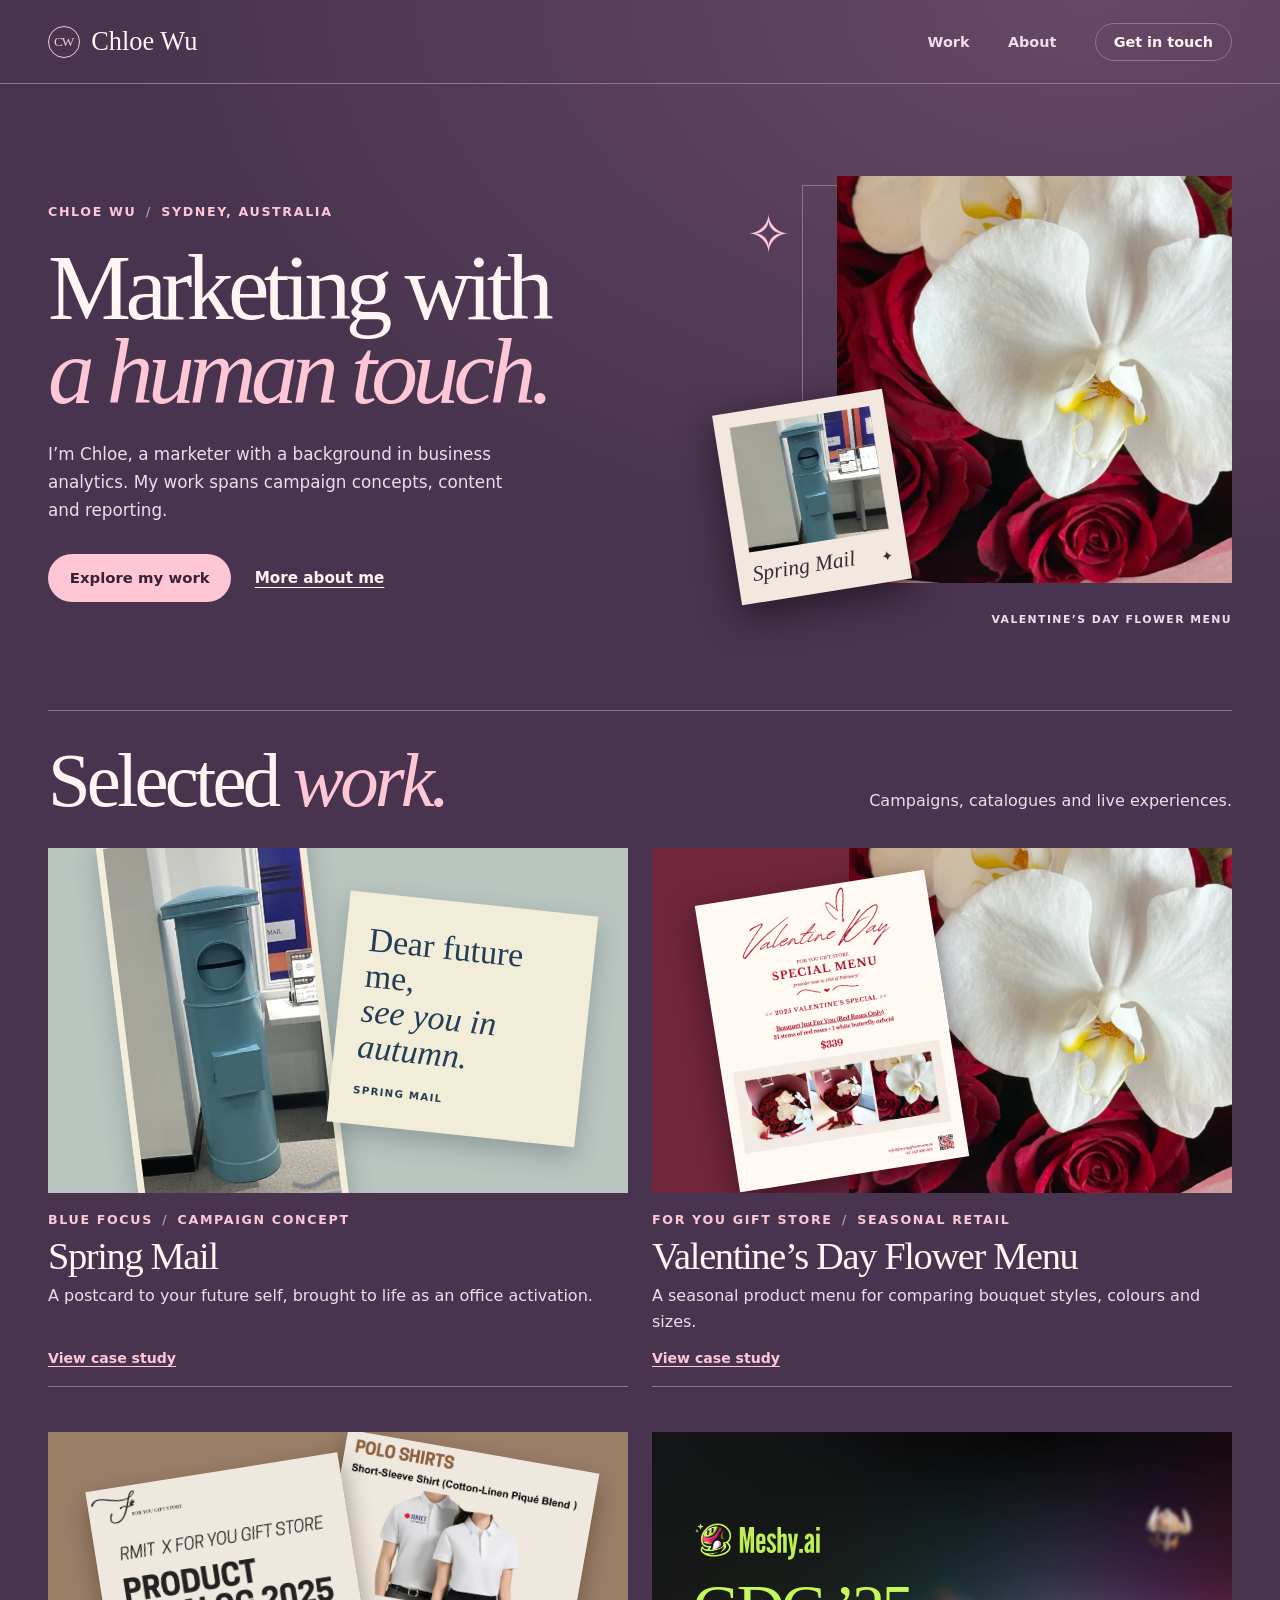
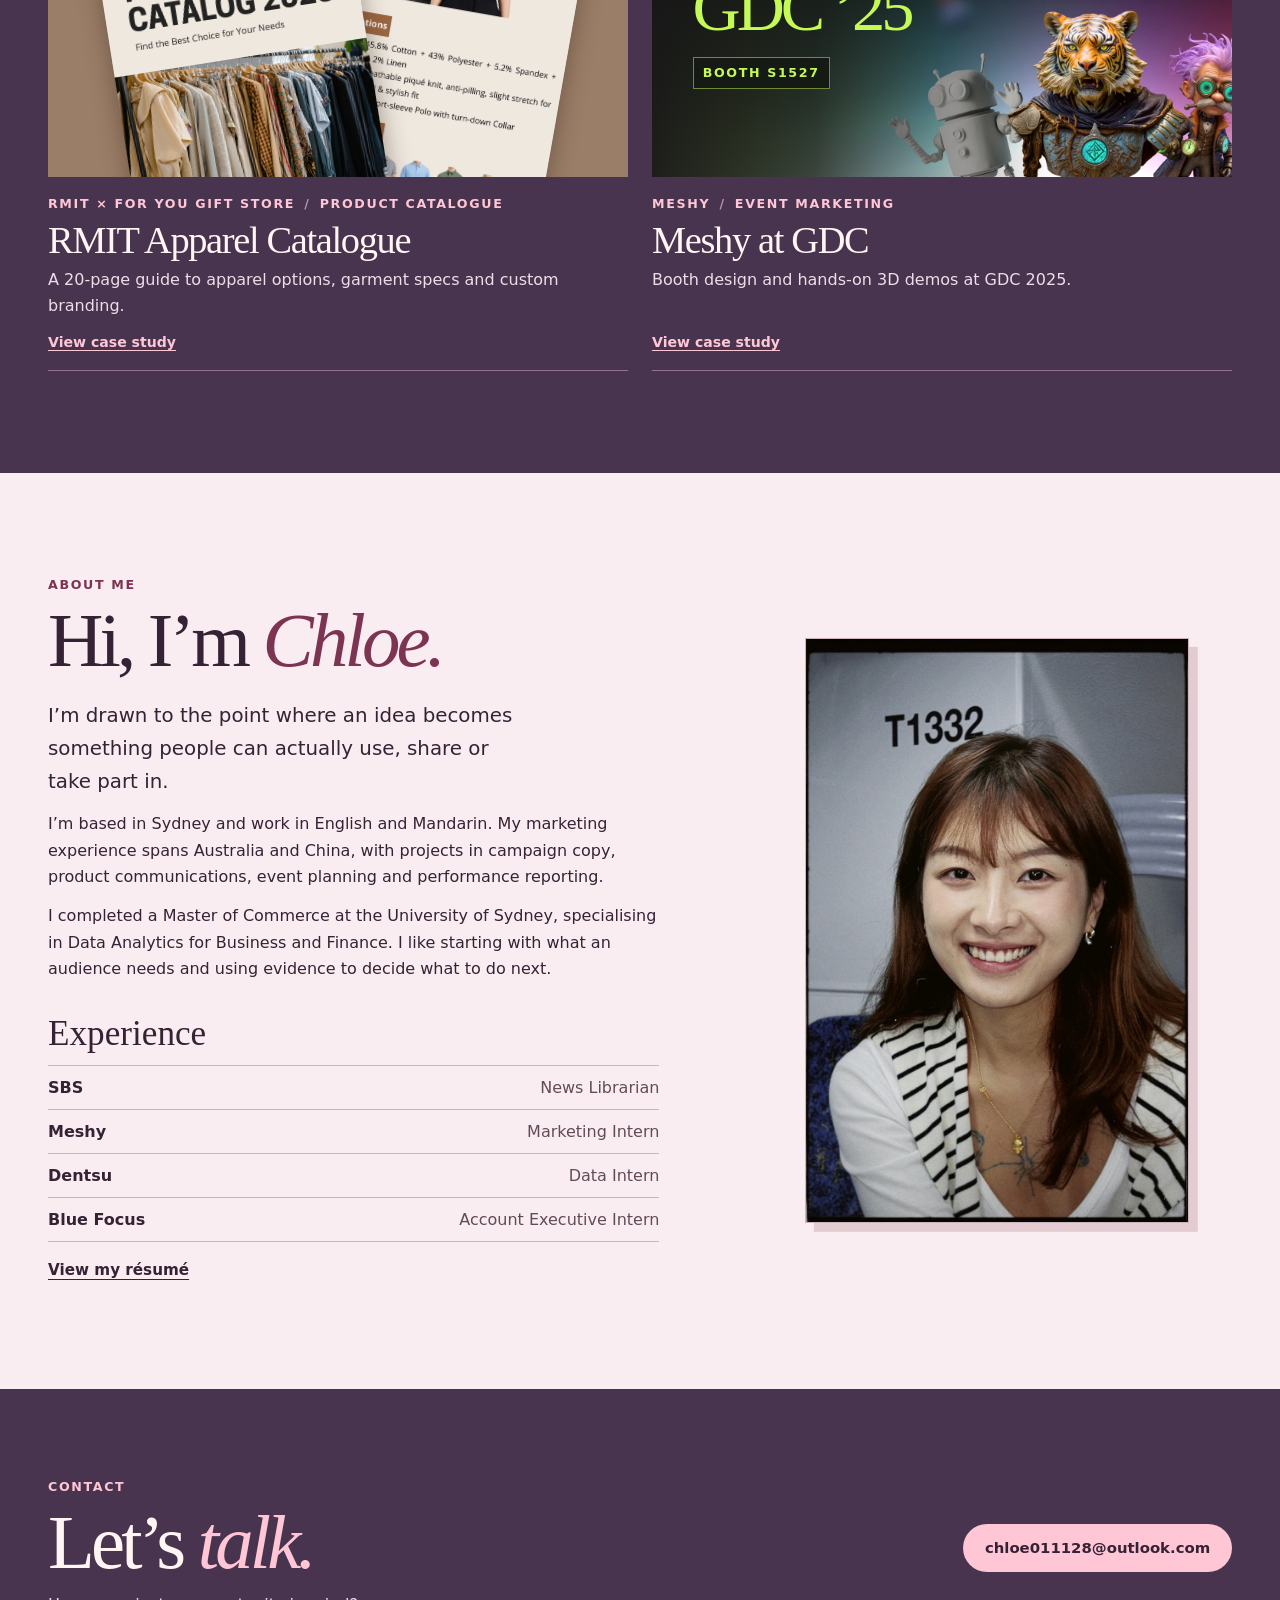
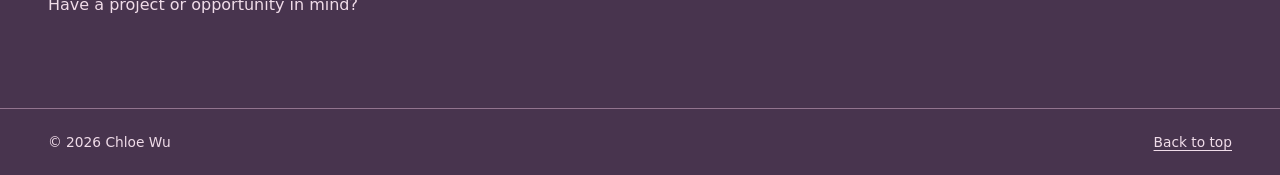
<file: index.html>
<!doctype html>
<html lang="en">
<head>
  <meta charset="utf-8">
  <meta name="viewport" content="width=device-width, initial-scale=1">
  <meta name="theme-color" content="#48344e">
  <meta name="description" content="Selected work by Chloe Wu, a Sydney-based marketer working across campaign concepts, content and analytics.">
  <title>Chloe Wu | Marketing Portfolio</title>
  <link rel="icon" href="assets/icon.png">
  <link rel="stylesheet" href="styles.css?v=20261127-4">
</head>
<body>
  <a class="skip-link" href="#main">Skip to content</a>
  <header class="site-header">
    <div class="shell header-inner">
      <a class="wordmark" href="./" aria-label="Chloe Wu home">
        <span class="seal" aria-hidden="true">CW</span> Chloe Wu
      </a>
      <nav class="site-nav" aria-label="Main navigation">
        <a href="#work">Work</a>
        <a href="#about">About</a>
        <a class="nav-contact" href="#contact">Get in touch</a>
      </nav>
    </div>
  </header>

  <main id="main">
    <section class="hero shell" aria-labelledby="hero-title">
      <div class="hero-copy">
        <p class="overline hero-location">Chloe Wu <span aria-hidden="true">/</span> Sydney, Australia</p>
        <h1 id="hero-title">Marketing with<br><em>a human touch.</em></h1>
        <p class="intro">I’m Chloe, a marketer with a background in business analytics. My work spans campaign concepts, content and reporting.</p>
        <div class="hero-actions">
          <a class="button button-primary" href="#work">Explore my work</a>
          <a class="text-link" href="#about">More about me</a>
        </div>
      </div>
      <div class="hero-art" aria-label="Details from two featured projects">
        <a class="hero-flower" href="valentines.html" aria-label="View the Valentine’s Day Flower Menu case study">
          <img src="assets/rose-detail.webp" alt="Close-up of deep red roses and a white orchid">
        </a>
        <a class="hero-postcard" href="spring-mail.html" aria-label="View the Spring Mail case study">
          <img src="assets/spring-mailbox.webp" alt="The blue Spring Mail postbox installed at Blue Focus">
          <span>Spring Mail <span aria-hidden="true">✦</span></span>
        </a>
        <span class="hero-sparkle" aria-hidden="true">✧</span>
        <span class="hero-caption overline">Valentine’s Day Flower Menu</span>
      </div>
    </section>

    <section class="work shell" id="work" aria-labelledby="work-title">
      <div class="section-heading">
        <h2 id="work-title">Selected <em>work.</em></h2>
        <p>Campaigns, catalogues and live experiences.</p>
      </div>
      <div class="project-grid">
        <article class="project">
          <a class="project-link" href="spring-mail.html">
            <div class="project-art art-spring">
              <img class="spring-print" src="assets/spring-mailbox.webp" alt="" width="402" height="469" loading="lazy">
              <div class="spring-print-copy" aria-hidden="true">Dear future me,<br><i>see you in autumn.</i><span>Spring Mail</span></div>
            </div>
            <div class="project-copy">
              <p class="overline">Blue Focus <span aria-hidden="true">/</span> Campaign concept</p>
              <h3>Spring Mail</h3>
              <p>A postcard to your future self, brought to life as an office activation.</p>
              <span class="project-action">View case study</span>
            </div>
          </a>
        </article>
        <article class="project">
          <a class="project-link" href="valentines.html">
            <div class="project-art art-valentine">
              <img class="valentine-detail" src="assets/rose-detail.webp" alt="" width="713" height="714" loading="lazy">
              <img class="valentine-cover" src="assets/valentine-cover.webp" alt="" width="1201" height="1500" loading="lazy">
            </div>
            <div class="project-copy">
              <p class="overline">For You Gift Store <span aria-hidden="true">/</span> Seasonal retail</p>
              <h3>Valentine’s Day Flower Menu</h3>
              <p>A seasonal product menu for comparing bouquet styles, colours and sizes.</p>
              <span class="project-action">View case study</span>
            </div>
          </a>
        </article>
        <article class="project">
          <a class="project-link" href="catalogue.html">
            <div class="project-art art-catalogue">
              <img class="catalogue-cover" src="assets/catalogue-cover.webp" alt="" width="1061" height="1500" loading="lazy">
              <img class="catalogue-inside" src="assets/catalogue-polos.webp" alt="" width="1061" height="1500" loading="lazy">
            </div>
            <div class="project-copy">
              <p class="overline">RMIT × For You Gift Store <span aria-hidden="true">/</span> Product catalogue</p>
              <h3>RMIT Apparel Catalogue</h3>
              <p>A 20-page guide to apparel options, garment specs and custom branding.</p>
              <span class="project-action">View case study</span>
            </div>
          </a>
        </article>
        <article class="project">
          <a class="project-link" href="meshy.html">
            <div class="project-art art-meshy" aria-hidden="true">
              <img class="meshy-artwork" src="assets/meshy-gdc-artwork.webp" width="1600" height="900" alt="" loading="lazy">
              <div class="meshy-poster">
                <img class="meshy-wordmark" src="assets/meshy-wordmark.svg" width="406" height="128" alt="" loading="lazy">
                <p class="meshy-poster-title">GDC ’25</p>
                <p class="overline">Booth S1527</p>
              </div>
            </div>
            <div class="project-copy">
              <p class="overline">Meshy <span aria-hidden="true">/</span> Event marketing</p>
              <h3>Meshy at GDC</h3>
              <p>Booth design and hands-on 3D demos at GDC 2025.</p>
              <span class="project-action">View case study</span>
            </div>
          </a>
        </article>
      </div>
    </section>

    <section class="about" id="about" aria-labelledby="about-title">
      <div class="shell about-inner">
        <div>
          <p class="overline">About me</p>
          <h2 id="about-title">Hi, I’m <em>Chloe.</em></h2>
          <p class="about-lede">I’m drawn to the point where an idea becomes something people can actually use, share or take part in.</p>
          <p>I’m based in Sydney and work in English and Mandarin. My marketing experience spans Australia and China, with projects in campaign copy, product communications, event planning and performance reporting.</p>
          <p>I completed a Master of Commerce at the University of Sydney, specialising in Data Analytics for Business and Finance. I like starting with what an audience needs and using evidence to decide what to do next.</p>
        </div>
        <figure class="about-portrait">
          <img src="assets/chloe-portrait.webp?v=b57945d8" width="900" height="1374" alt="Portrait of Chloe Wu smiling" loading="lazy" decoding="async">
        </figure>
        <div class="experience">
          <h3>Experience</h3>
          <dl>
            <div><dt>SBS</dt><dd>News Librarian</dd></div>
            <div><dt>Meshy</dt><dd>Marketing Intern</dd></div>
            <div><dt>Dentsu</dt><dd>Data Intern</dd></div>
            <div><dt>Blue Focus</dt><dd>Account Executive Intern</dd></div>
          </dl>
          <a class="text-link" href="resume.html">View my résumé</a>
        </div>
      </div>
    </section>

    <section class="contact shell" id="contact" aria-labelledby="contact-title">
      <div>
        <p class="overline">Contact</p>
        <h2 id="contact-title">Let’s <em>talk.</em></h2>
        <p>Have a project or opportunity in mind?</p>
      </div>
      <a class="button button-primary email-button" href="mailto:chloe011128@outlook.com">chloe011128@outlook.com</a>
    </section>
  </main>
  <footer class="site-footer">
    <div class="shell footer-inner">
      <span>© 2026 Chloe Wu</span>
      <a href="#">Back to top</a>
    </div>
  </footer>
</body>
</html>
</file>
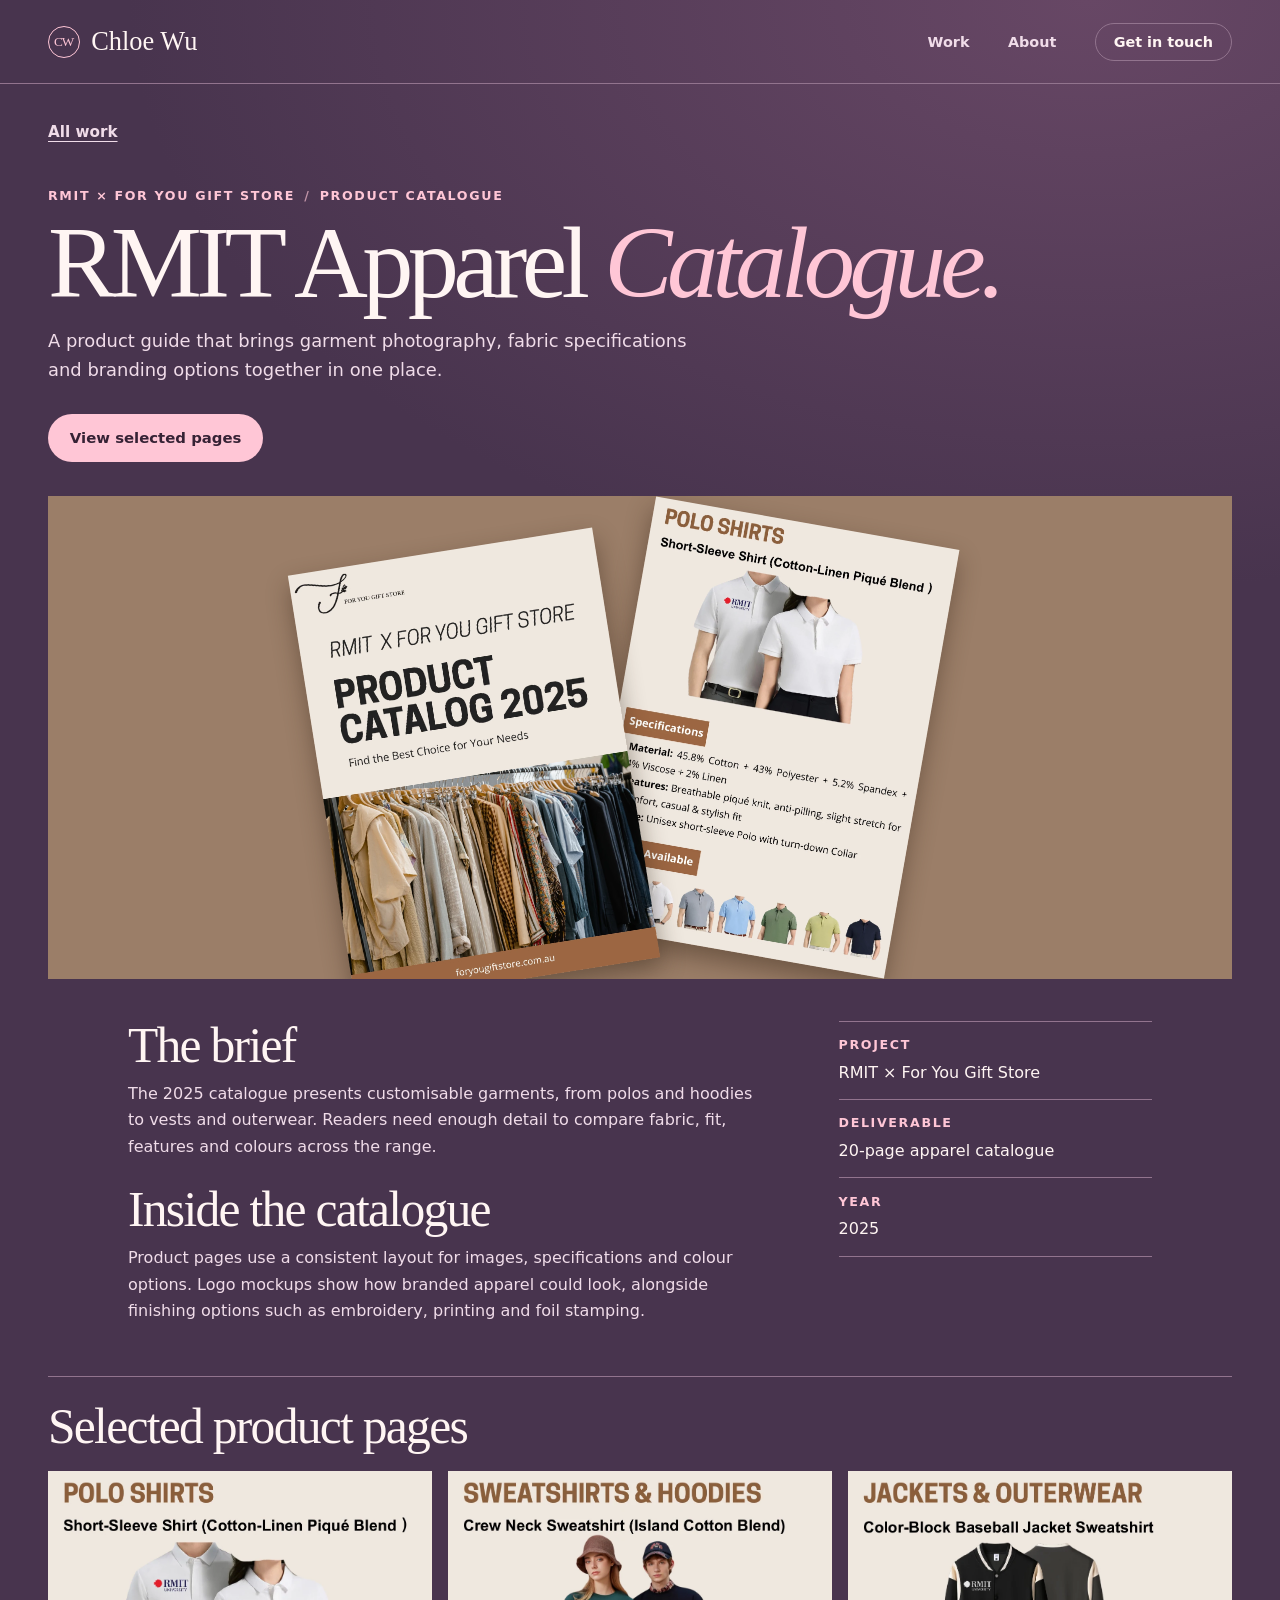
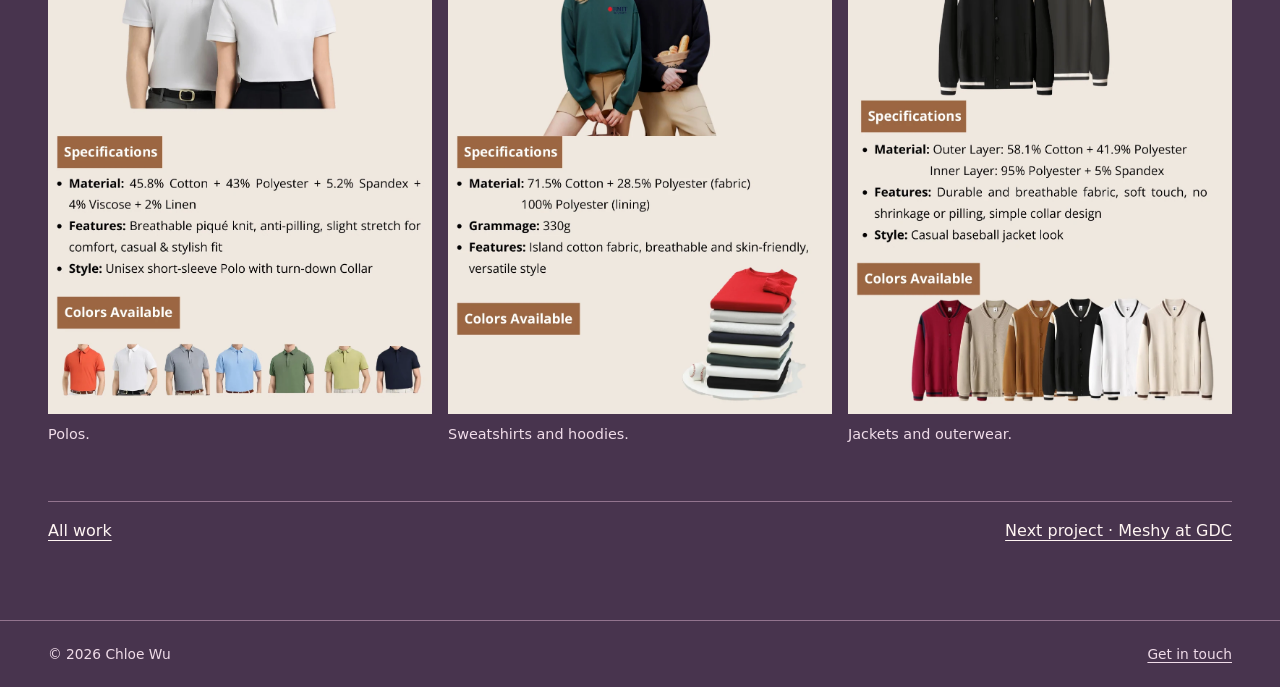
<file: catalogue.html>
<!doctype html>
<html lang="en">
<head>
  <meta charset="utf-8">
  <meta name="viewport" content="width=device-width, initial-scale=1">
  <meta name="theme-color" content="#48344e">
  <meta name="description" content="A 20-page apparel catalogue for RMIT × For You Gift Store.">
  <title>RMIT Apparel Catalogue | Chloe Wu</title>
  <link rel="icon" href="assets/icon.png">
  <link rel="stylesheet" href="styles.css?v=20261127-4">
</head>
<body>
  <a class="skip-link" href="#main">Skip to content</a>
  <header class="site-header">
    <div class="shell header-inner">
      <a class="wordmark" href="./" aria-label="Chloe Wu home"><span class="seal" aria-hidden="true">CW</span> Chloe Wu</a>
      <nav class="site-nav" aria-label="Main navigation">
        <a href="./#work">Work</a>
        <a href="./#about">About</a>
        <a class="nav-contact" href="./#contact">Get in touch</a>
      </nav>
    </div>
  </header>
  <main class="shell case-main" id="main">
    <a class="case-back text-link" href="./#work">All work</a>
    <header class="case-header">
      <p class="overline">RMIT × For You Gift Store <span aria-hidden="true">/</span> Product catalogue</p>
      <h1>RMIT Apparel <em>Catalogue.</em></h1>
      <p class="intro">A product guide that brings garment photography, fabric specifications and branding options together in one place.</p>
      <div class="case-actions">
        <a class="button button-primary" href="#catalogue-samples">View selected pages</a>
      </div>
    </header>
    <div class="case-figure">
      <div class="project-art art-catalogue">
        <img class="catalogue-cover" src="assets/catalogue-cover.webp" alt="RMIT × For You Gift Store Product Catalog 2025 cover">
        <img class="catalogue-inside" src="assets/catalogue-polos.webp" alt="A polo shirt specification page from the catalogue">
      </div>
    </div>
    <div class="case-content">
      <div class="case-story">
        <section aria-labelledby="catalogue-brief">
          <h2 id="catalogue-brief">The brief</h2>
          <p>The 2025 catalogue presents customisable garments, from polos and hoodies to vests and outerwear. Readers need enough detail to compare fabric, fit, features and colours across the range.</p>
        </section>
        <section aria-labelledby="catalogue-pages">
          <h2 id="catalogue-pages">Inside the catalogue</h2>
          <p>Product pages use a consistent layout for images, specifications and colour options. Logo mockups show how branded apparel could look, alongside finishing options such as embroidery, printing and foil stamping.</p>
        </section>
      </div>
      <dl class="case-facts">
        <div><dt class="overline">Project</dt><dd>RMIT × For You Gift Store</dd></div>
        <div><dt class="overline">Deliverable</dt><dd>20-page apparel catalogue</dd></div>
        <div><dt class="overline">Year</dt><dd>2025</dd></div>
      </dl>
    </div>
    <section class="case-gallery" aria-labelledby="catalogue-samples">
      <h2 id="catalogue-samples">Selected product pages</h2>
      <div class="gallery-grid">
        <figure><img src="assets/catalogue-polos.webp" width="1061" height="1500" alt="Short-sleeve cotton-linen polo with colours and specifications" loading="lazy"><figcaption>Polos.</figcaption></figure>
        <figure><img src="assets/catalogue-sweatshirts.webp" width="1061" height="1500" alt="Crew neck sweatshirt with colour options and garment details" loading="lazy"><figcaption>Sweatshirts and hoodies.</figcaption></figure>
        <figure><img src="assets/catalogue-outerwear.webp" width="1061" height="1500" alt="Colour-block baseball jacket with available colours and fabrics" loading="lazy"><figcaption>Jackets and outerwear.</figcaption></figure>
      </div>
    </section>
    <nav class="case-bottom" aria-label="More projects">
      <a href="./#work">All work</a>
      <a href="meshy.html">Next project · Meshy at GDC</a>
    </nav>
  </main>
  <footer class="site-footer">
    <div class="shell footer-inner">
      <span>© 2026 Chloe Wu</span>
      <a href="./#contact">Get in touch</a>
    </div>
  </footer>
</body>
</html>
</file>
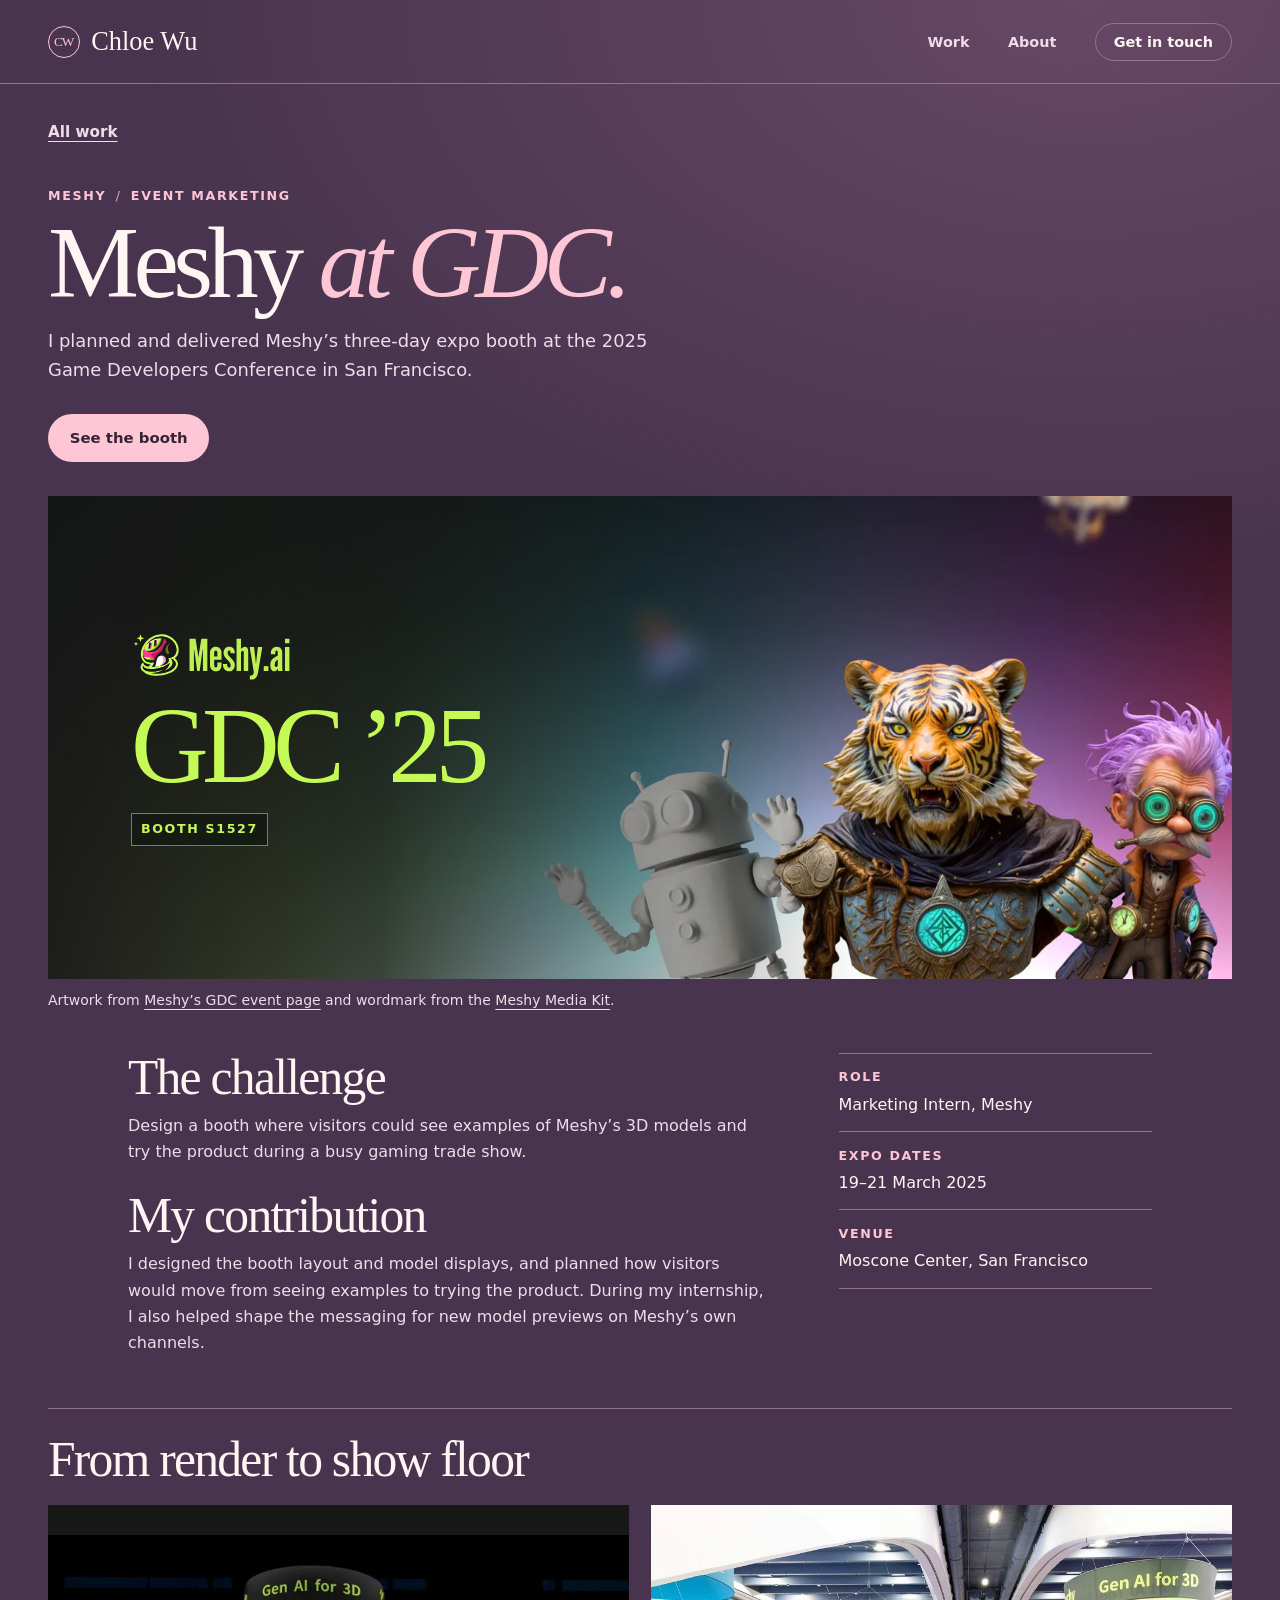
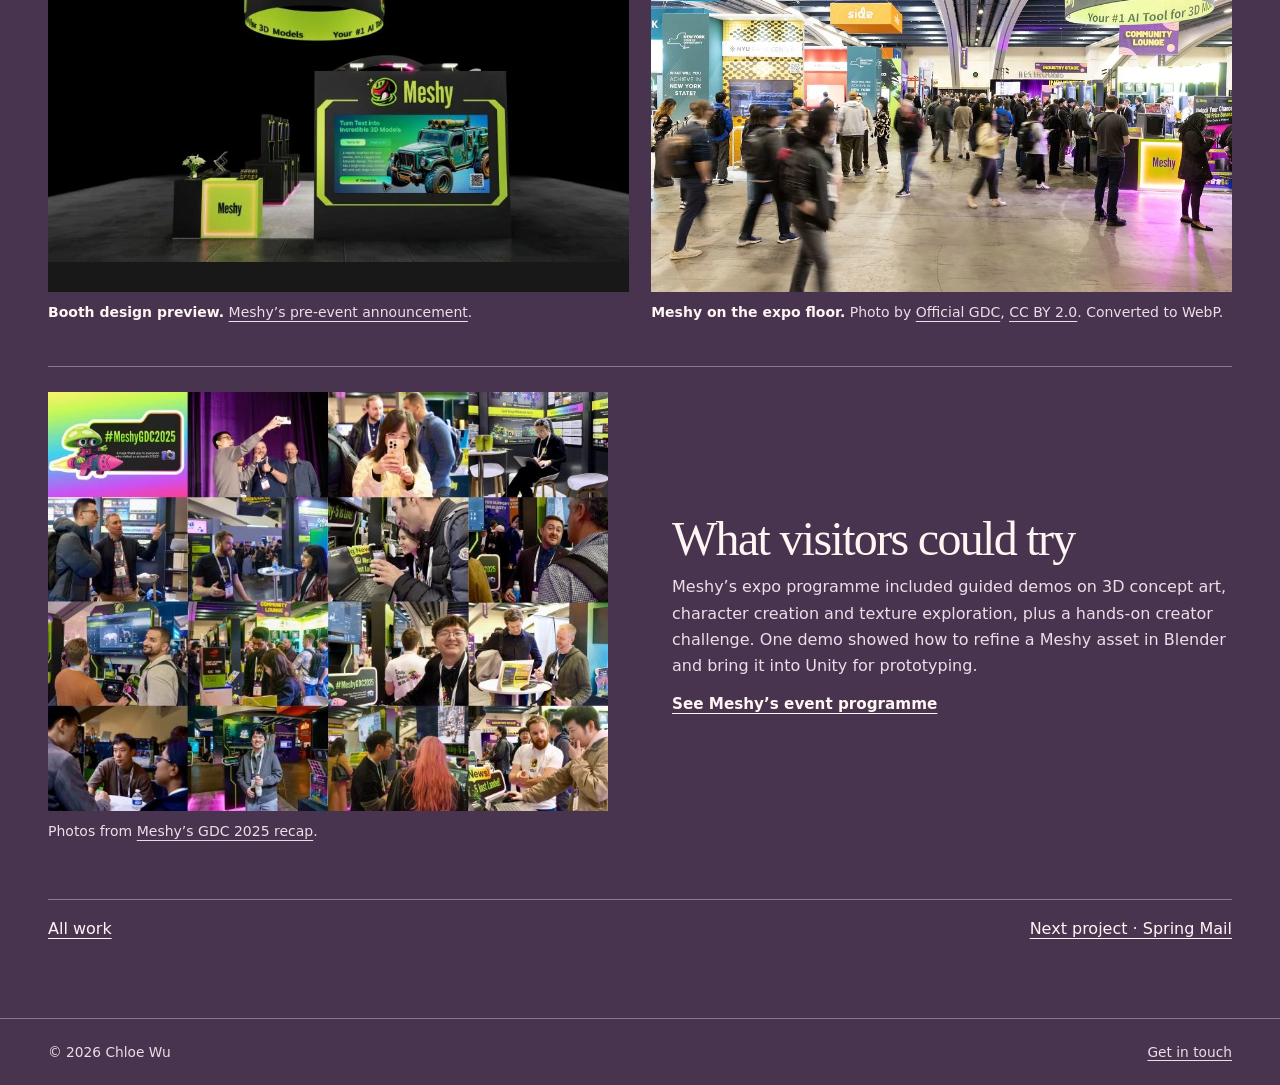
<file: meshy.html>
<!doctype html>
<html lang="en">
<head>
  <meta charset="utf-8">
  <meta name="viewport" content="width=device-width, initial-scale=1">
  <meta name="theme-color" content="#48344e">
  <meta name="description" content="Chloe Wu’s event marketing work for Meshy at GDC in San Francisco.">
  <title>Meshy at GDC | Chloe Wu</title>
  <link rel="icon" href="assets/icon.png">
  <link rel="stylesheet" href="styles.css?v=20261127-4">
</head>
<body>
  <a class="skip-link" href="#main">Skip to content</a>
  <header class="site-header">
    <div class="shell header-inner">
      <a class="wordmark" href="./" aria-label="Chloe Wu home"><span class="seal" aria-hidden="true">CW</span> Chloe Wu</a>
      <nav class="site-nav" aria-label="Main navigation">
        <a href="./#work">Work</a>
        <a href="./#about">About</a>
        <a class="nav-contact" href="./#contact">Get in touch</a>
      </nav>
    </div>
  </header>
  <main class="shell case-main" id="main">
    <a class="case-back text-link" href="./#work">All work</a>
    <header class="case-header">
      <p class="overline">Meshy <span aria-hidden="true">/</span> Event marketing</p>
      <h1>Meshy <em>at GDC.</em></h1>
      <p class="intro">I planned and delivered Meshy’s three-day expo booth at the 2025 Game Developers Conference in San Francisco.</p>
      <div class="case-actions">
        <a class="button button-primary" href="#booth">See the booth</a>
      </div>
    </header>
    <figure class="case-figure gdc-hero">
      <div class="project-art art-meshy">
        <img class="meshy-artwork" src="assets/meshy-gdc-artwork.webp" width="1600" height="900" alt="Three 3D characters from Meshy’s GDC 2025 event artwork">
        <div class="meshy-poster">
          <img class="meshy-wordmark" src="assets/meshy-wordmark.svg" width="406" height="128" alt="Meshy">
          <p class="meshy-poster-title" aria-hidden="true">GDC ’25</p>
          <p class="overline">Booth S1527</p>
        </div>
      </div>
      <figcaption class="gdc-caption">Artwork from <a href="https://www.meshy.ai/gdc-2025">Meshy’s GDC event page</a> and wordmark from the <a href="https://www.meshy.ai/media-kit">Meshy Media Kit</a>.</figcaption>
    </figure>
    <div class="case-content">
      <div class="case-story">
        <section aria-labelledby="meshy-challenge">
          <h2 id="meshy-challenge">The challenge</h2>
          <p>Design a booth where visitors could see examples of Meshy’s 3D models and try the product during a busy gaming trade show.</p>
        </section>
        <section aria-labelledby="meshy-role">
          <h2 id="meshy-role">My contribution</h2>
          <p>I designed the booth layout and model displays, and planned how visitors would move from seeing examples to trying the product. During my internship, I also helped shape the messaging for new model previews on Meshy’s own channels.</p>
        </section>
      </div>
      <dl class="case-facts">
        <div><dt class="overline">Role</dt><dd>Marketing Intern, Meshy</dd></div>
        <div><dt class="overline">Expo dates</dt><dd>19–21 March 2025</dd></div>
        <div><dt class="overline">Venue</dt><dd>Moscone Center, San Francisco</dd></div>
      </dl>
    </div>
    <section class="case-gallery" id="booth" aria-labelledby="gdc-gallery-title">
      <h2 id="gdc-gallery-title">From render to show floor</h2>
      <div class="gdc-gallery-grid">
        <figure>
          <img src="assets/meshy-gdc-booth-render.webp" width="800" height="450" alt="Pre-event rendering of the Meshy booth with a lime overhead sign, demo counter and model display" loading="lazy">
          <figcaption class="gdc-caption"><strong>Booth design preview.</strong> <a href="https://www.linkedin.com/posts/ethan-yuanming-hu_come-to-our-gdc-booth-s1527-to-check-out-activity-7307205488352313344-m_oD">Meshy’s pre-event announcement</a>.</figcaption>
        </figure>
        <figure>
          <img src="assets/meshy-gdc-expo.webp" width="1024" height="683" alt="Attendees on the GDC 2025 expo floor with the lime Meshy booth visible on the right" loading="lazy">
          <figcaption class="gdc-caption"><strong>Meshy on the expo floor.</strong> Photo by <a href="https://www.flickr.com/photos/officialgdc/54397120427/">Official GDC</a>, <a href="https://creativecommons.org/licenses/by/2.0/">CC BY 2.0</a>. Converted to WebP.</figcaption>
        </figure>
      </div>
      <div class="gdc-recap">
        <figure>
          <img src="assets/meshy-gdc-recap.webp" width="800" height="598" alt="Meshy’s event photo collage showing the team, booth visitors and demos at GDC 2025" loading="lazy">
          <figcaption class="gdc-caption">Photos from <a href="https://www.linkedin.com/posts/meshyai_gdc2025-meshyai-activity-7309403635749134338-0-dS">Meshy’s GDC 2025 recap</a>.</figcaption>
        </figure>
        <div class="case-story">
          <h3>What visitors could try</h3>
          <p>Meshy’s expo programme included guided demos on 3D concept art, character creation and texture exploration, plus a hands-on creator challenge. One demo showed how to refine a Meshy asset in Blender and bring it into Unity for prototyping.</p>
          <a class="text-link" href="https://www.meshy.ai/gdc-2025">See Meshy’s event programme</a>
        </div>
      </div>
    </section>
    <nav class="case-bottom" aria-label="More projects">
      <a href="./#work">All work</a>
      <a href="spring-mail.html">Next project · Spring Mail</a>
    </nav>
  </main>
  <footer class="site-footer">
    <div class="shell footer-inner">
      <span>© 2026 Chloe Wu</span>
      <a href="./#contact">Get in touch</a>
    </div>
  </footer>
</body>
</html>
</file>
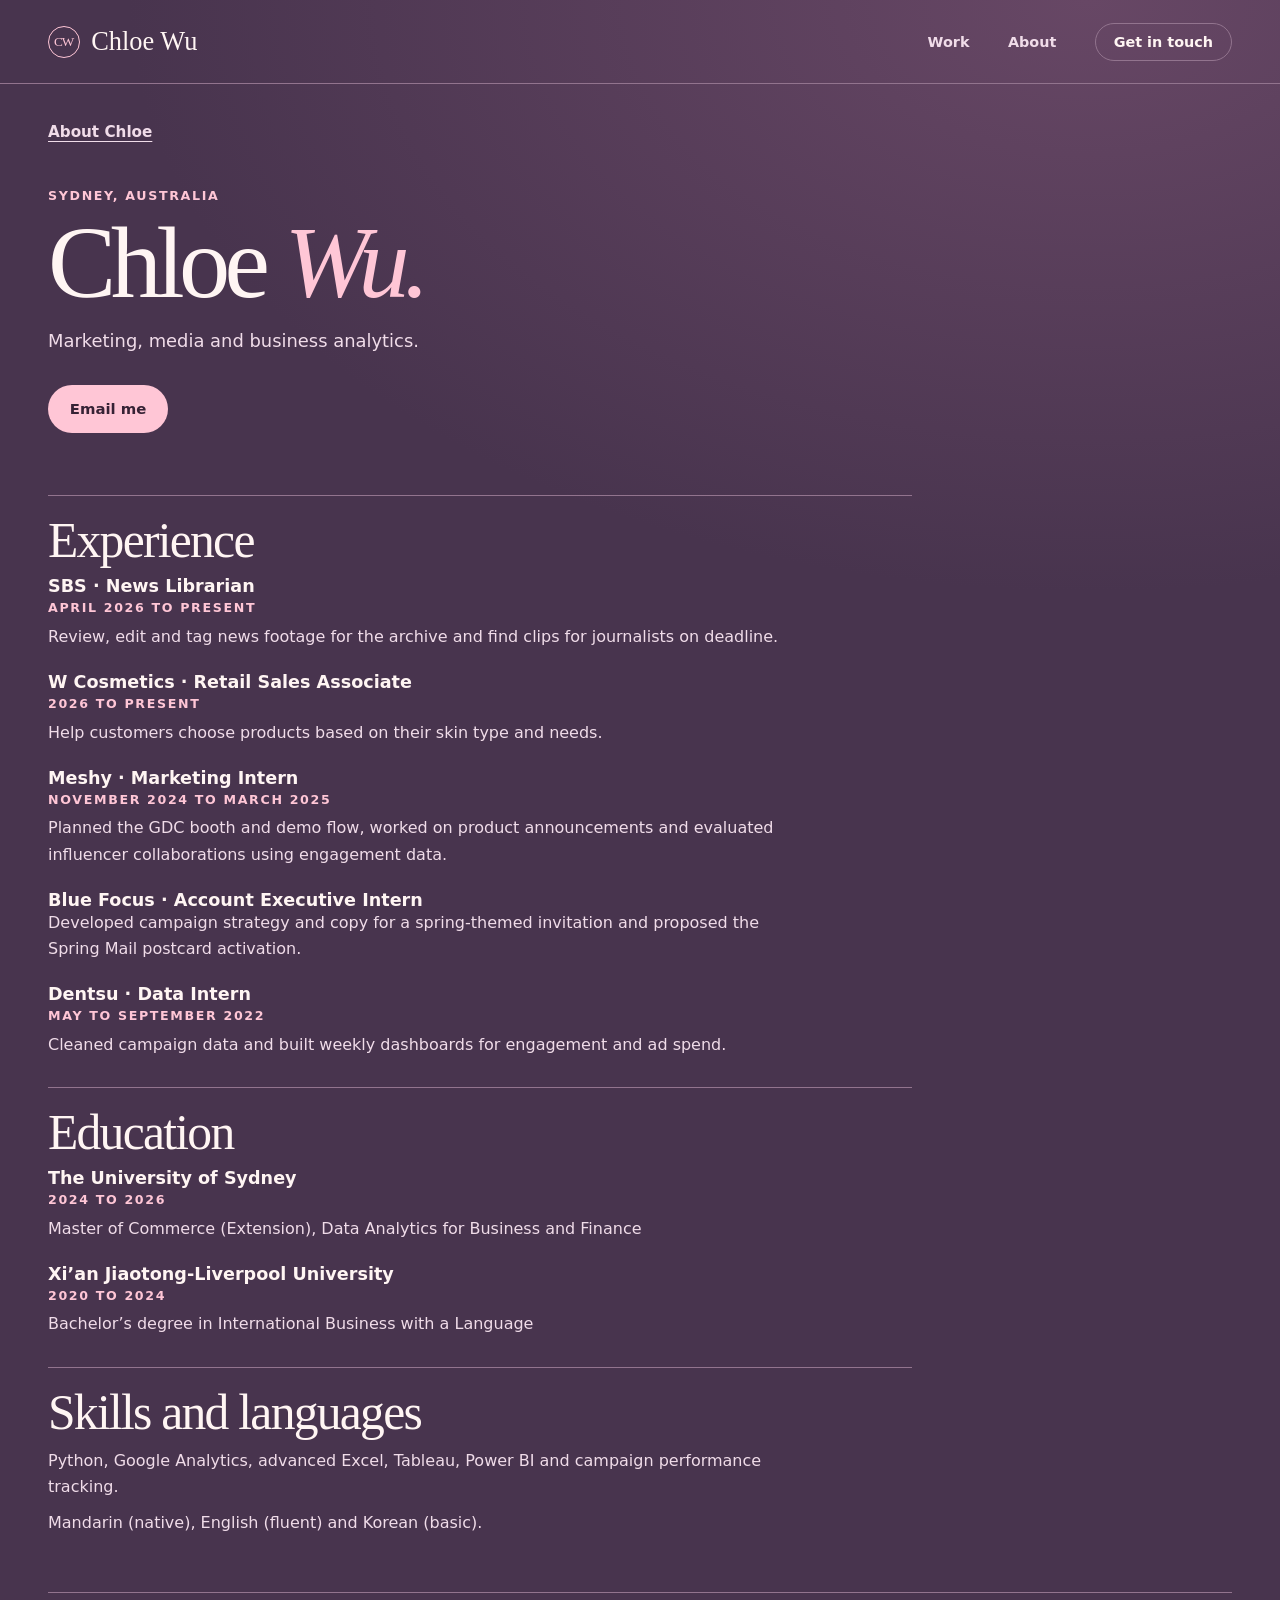
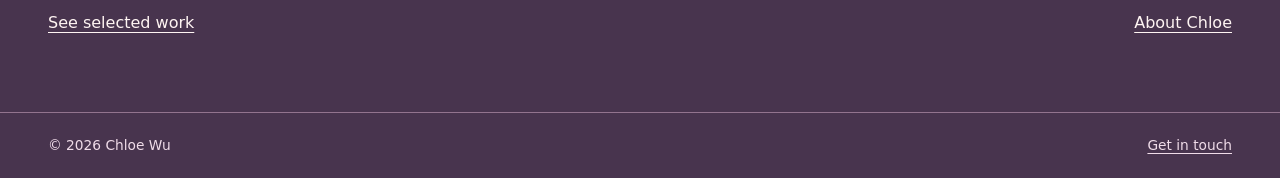
<file: resume.html>
<!doctype html>
<html lang="en">
<head>
  <meta charset="utf-8">
  <meta name="viewport" content="width=device-width, initial-scale=1">
  <meta name="theme-color" content="#48344e">
  <meta name="description" content="Chloe Wu’s experience, education and skills in marketing, media and analytics.">
  <title>Résumé | Chloe Wu</title>
  <link rel="icon" href="assets/icon.png">
  <link rel="stylesheet" href="styles.css?v=20261127-4">
</head>
<body>
  <a class="skip-link" href="#main">Skip to content</a>
  <header class="site-header">
    <div class="shell header-inner">
      <a class="wordmark" href="./" aria-label="Chloe Wu home"><span class="seal" aria-hidden="true">CW</span> Chloe Wu</a>
      <nav class="site-nav" aria-label="Main navigation">
        <a href="./#work">Work</a>
        <a href="./#about">About</a>
        <a class="nav-contact" href="./#contact">Get in touch</a>
      </nav>
    </div>
  </header>
  <main class="shell case-main" id="main">
    <a class="case-back text-link" href="./#about">About Chloe</a>
    <header class="case-header">
      <p class="overline">Sydney, Australia</p>
      <h1>Chloe <em>Wu.</em></h1>
      <p class="intro">Marketing, media and business analytics.</p>
      <div class="case-actions"><a class="button button-primary" href="mailto:chloe011128@outlook.com">Email me</a></div>
    </header>
    <div class="resume-content">
      <section aria-labelledby="resume-experience">
        <h2 id="resume-experience">Experience</h2>
        <article><h3>SBS · News Librarian</h3><p class="overline">April 2026 to present</p><p>Review, edit and tag news footage for the archive and find clips for journalists on deadline.</p></article>
        <article><h3>W Cosmetics · Retail Sales Associate</h3><p class="overline">2026 to present</p><p>Help customers choose products based on their skin type and needs.</p></article>
        <article><h3>Meshy · Marketing Intern</h3><p class="overline">November 2024 to March 2025</p><p>Planned the GDC booth and demo flow, worked on product announcements and evaluated influencer collaborations using engagement data.</p></article>
        <article><h3>Blue Focus · Account Executive Intern</h3><p>Developed campaign strategy and copy for a spring-themed invitation and proposed the Spring Mail postcard activation.</p></article>
        <article><h3>Dentsu · Data Intern</h3><p class="overline">May to September 2022</p><p>Cleaned campaign data and built weekly dashboards for engagement and ad spend.</p></article>
      </section>
      <section aria-labelledby="resume-education">
        <h2 id="resume-education">Education</h2>
        <article><h3>The University of Sydney</h3><p class="overline">2024 to 2026</p><p>Master of Commerce (Extension), Data Analytics for Business and Finance</p></article>
        <article><h3>Xi’an Jiaotong-Liverpool University</h3><p class="overline">2020 to 2024</p><p>Bachelor’s degree in International Business with a Language</p></article>
      </section>
      <section aria-labelledby="resume-skills">
        <h2 id="resume-skills">Skills and languages</h2>
        <p>Python, Google Analytics, advanced Excel, Tableau, Power BI and campaign performance tracking.</p>
        <p>Mandarin (native), English (fluent) and Korean (basic).</p>
      </section>
    </div>
    <nav class="case-bottom" aria-label="Portfolio navigation"><a href="./#work">See selected work</a><a href="./#about">About Chloe</a></nav>
  </main>
  <footer class="site-footer">
    <div class="shell footer-inner">
      <span>© 2026 Chloe Wu</span>
      <a href="./#contact">Get in touch</a>
    </div>
  </footer>
</body>
</html>
</file>
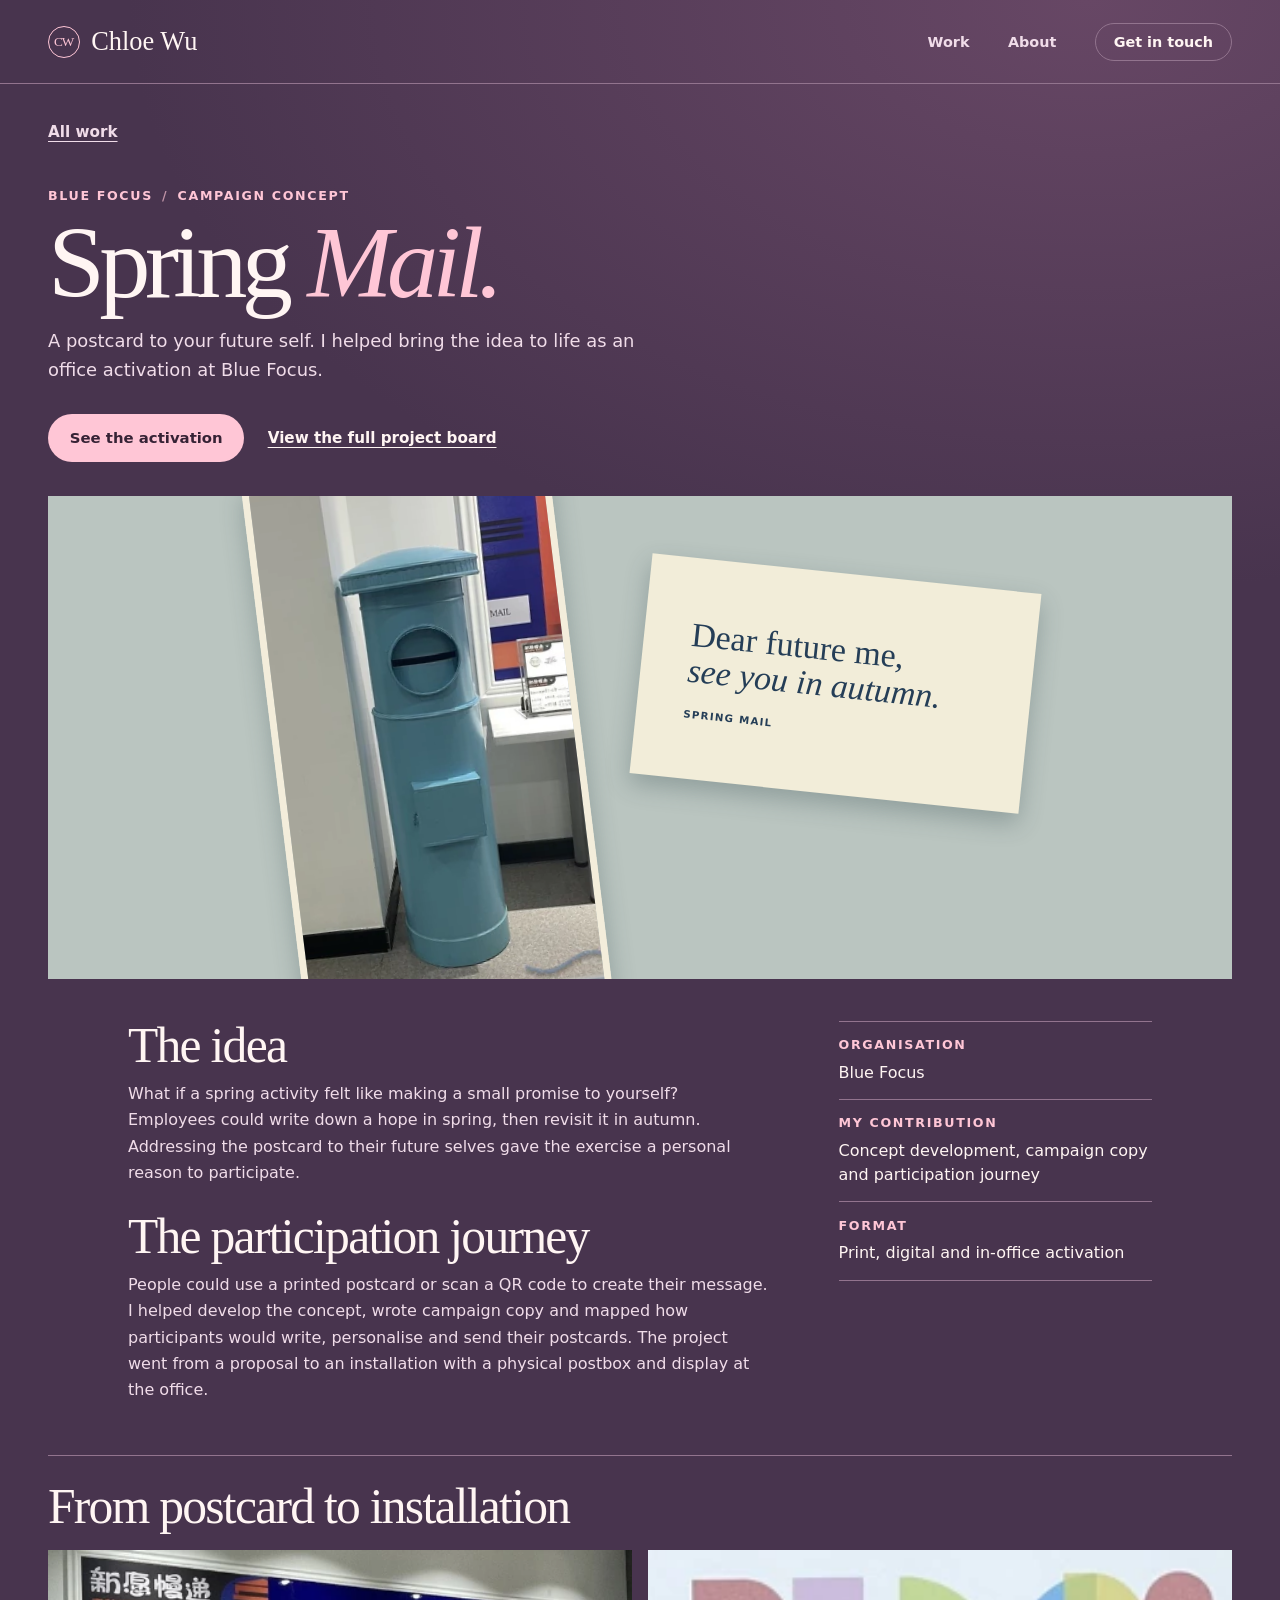
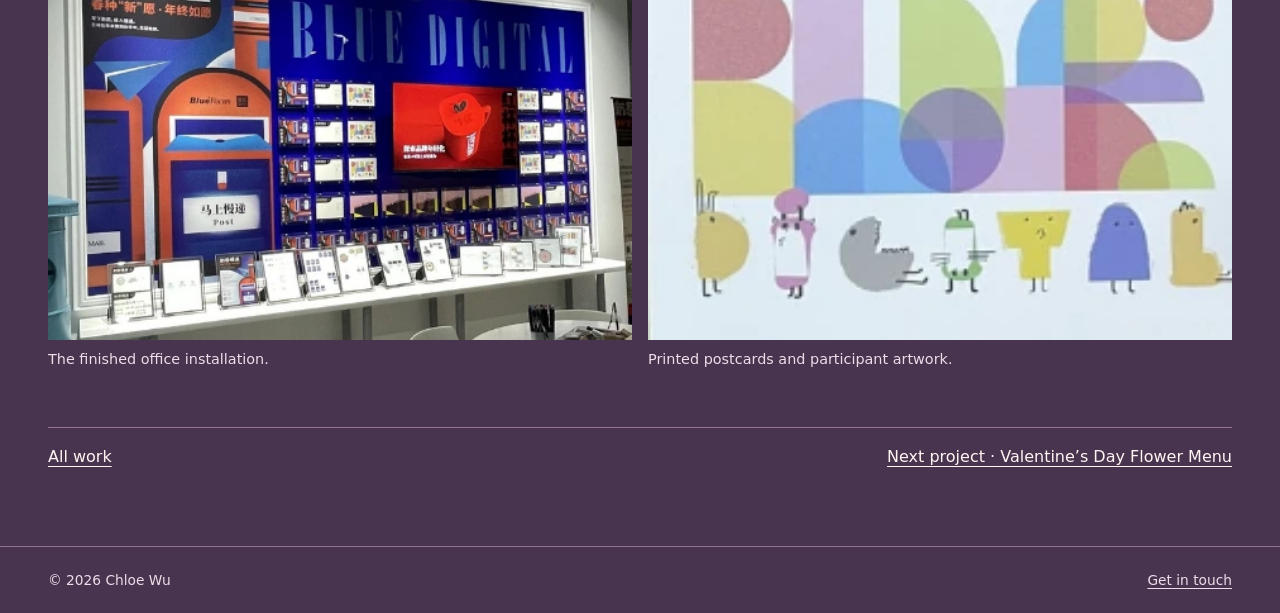
<file: spring-mail.html>
<!doctype html>
<html lang="en">
<head>
  <meta charset="utf-8">
  <meta name="viewport" content="width=device-width, initial-scale=1">
  <meta name="theme-color" content="#48344e">
  <meta name="description" content="A campaign concept and office activation by Chloe Wu at Blue Focus.">
  <title>Spring Mail | Chloe Wu</title>
  <link rel="icon" href="assets/icon.png">
  <link rel="stylesheet" href="styles.css?v=20261127-4">
</head>
<body>
  <a class="skip-link" href="#main">Skip to content</a>
  <header class="site-header">
    <div class="shell header-inner">
      <a class="wordmark" href="./" aria-label="Chloe Wu home"><span class="seal" aria-hidden="true">CW</span> Chloe Wu</a>
      <nav class="site-nav" aria-label="Main navigation">
        <a href="./#work">Work</a>
        <a href="./#about">About</a>
        <a class="nav-contact" href="./#contact">Get in touch</a>
      </nav>
    </div>
  </header>
  <main class="shell case-main" id="main">
    <a class="case-back text-link" href="./#work">All work</a>
    <header class="case-header">
      <p class="overline">Blue Focus <span aria-hidden="true">/</span> Campaign concept</p>
      <h1>Spring <em>Mail.</em></h1>
      <p class="intro">A postcard to your future self. I helped bring the idea to life as an office activation at Blue Focus.</p>
      <div class="case-actions">
        <a class="button button-primary" href="#project-samples">See the activation</a>
        <a class="text-link" href="assets/spring-mail-full.webp">View the full project board</a>
      </div>
    </header>
    <div class="case-figure">
      <div class="project-art art-spring">
        <img class="spring-print" src="assets/spring-mailbox.webp" alt="The blue Spring Mail postbox">
        <div class="spring-print-copy" aria-hidden="true">Dear future me,<br><i>see you in autumn.</i><span>Spring Mail</span></div>
      </div>
    </div>
    <div class="case-content">
      <div class="case-story">
        <section aria-labelledby="spring-idea">
          <h2 id="spring-idea">The idea</h2>
          <p>What if a spring activity felt like making a small promise to yourself? Employees could write down a hope in spring, then revisit it in autumn. Addressing the postcard to their future selves gave the exercise a personal reason to participate.</p>
        </section>
        <section aria-labelledby="spring-journey">
          <h2 id="spring-journey">The participation journey</h2>
          <p>People could use a printed postcard or scan a QR code to create their message. I helped develop the concept, wrote campaign copy and mapped how participants would write, personalise and send their postcards. The project went from a proposal to an installation with a physical postbox and display at the office.</p>
        </section>
      </div>
      <dl class="case-facts">
        <div><dt class="overline">Organisation</dt><dd>Blue Focus</dd></div>
        <div><dt class="overline">My contribution</dt><dd>Concept development, campaign copy and participation journey</dd></div>
        <div><dt class="overline">Format</dt><dd>Print, digital and in-office activation</dd></div>
      </dl>
    </div>
    <section class="case-gallery" id="project-samples" aria-labelledby="spring-samples">
      <h2 id="spring-samples">From postcard to installation</h2>
      <div class="gallery-grid spring-gallery">
        <figure>
          <img src="assets/spring-installation.webp?v=20261127" width="462" height="308" alt="Spring Mail installation with a blue display wall and rows of postcards" loading="lazy">
          <figcaption>The finished office installation.</figcaption>
        </figure>
        <figure>
          <img src="assets/spring-postcards.webp?v=20261127" width="255" height="170" alt="Printed Spring Mail postcard with colourful geometric shapes and illustrated characters" loading="lazy">
          <figcaption>Printed postcards and participant artwork.</figcaption>
        </figure>
      </div>
    </section>
    <nav class="case-bottom" aria-label="More projects">
      <a href="./#work">All work</a>
      <a href="valentines.html">Next project · Valentine’s Day Flower Menu</a>
    </nav>
  </main>
  <footer class="site-footer">
    <div class="shell footer-inner">
      <span>© 2026 Chloe Wu</span>
      <a href="./#contact">Get in touch</a>
    </div>
  </footer>
</body>
</html>
</file>
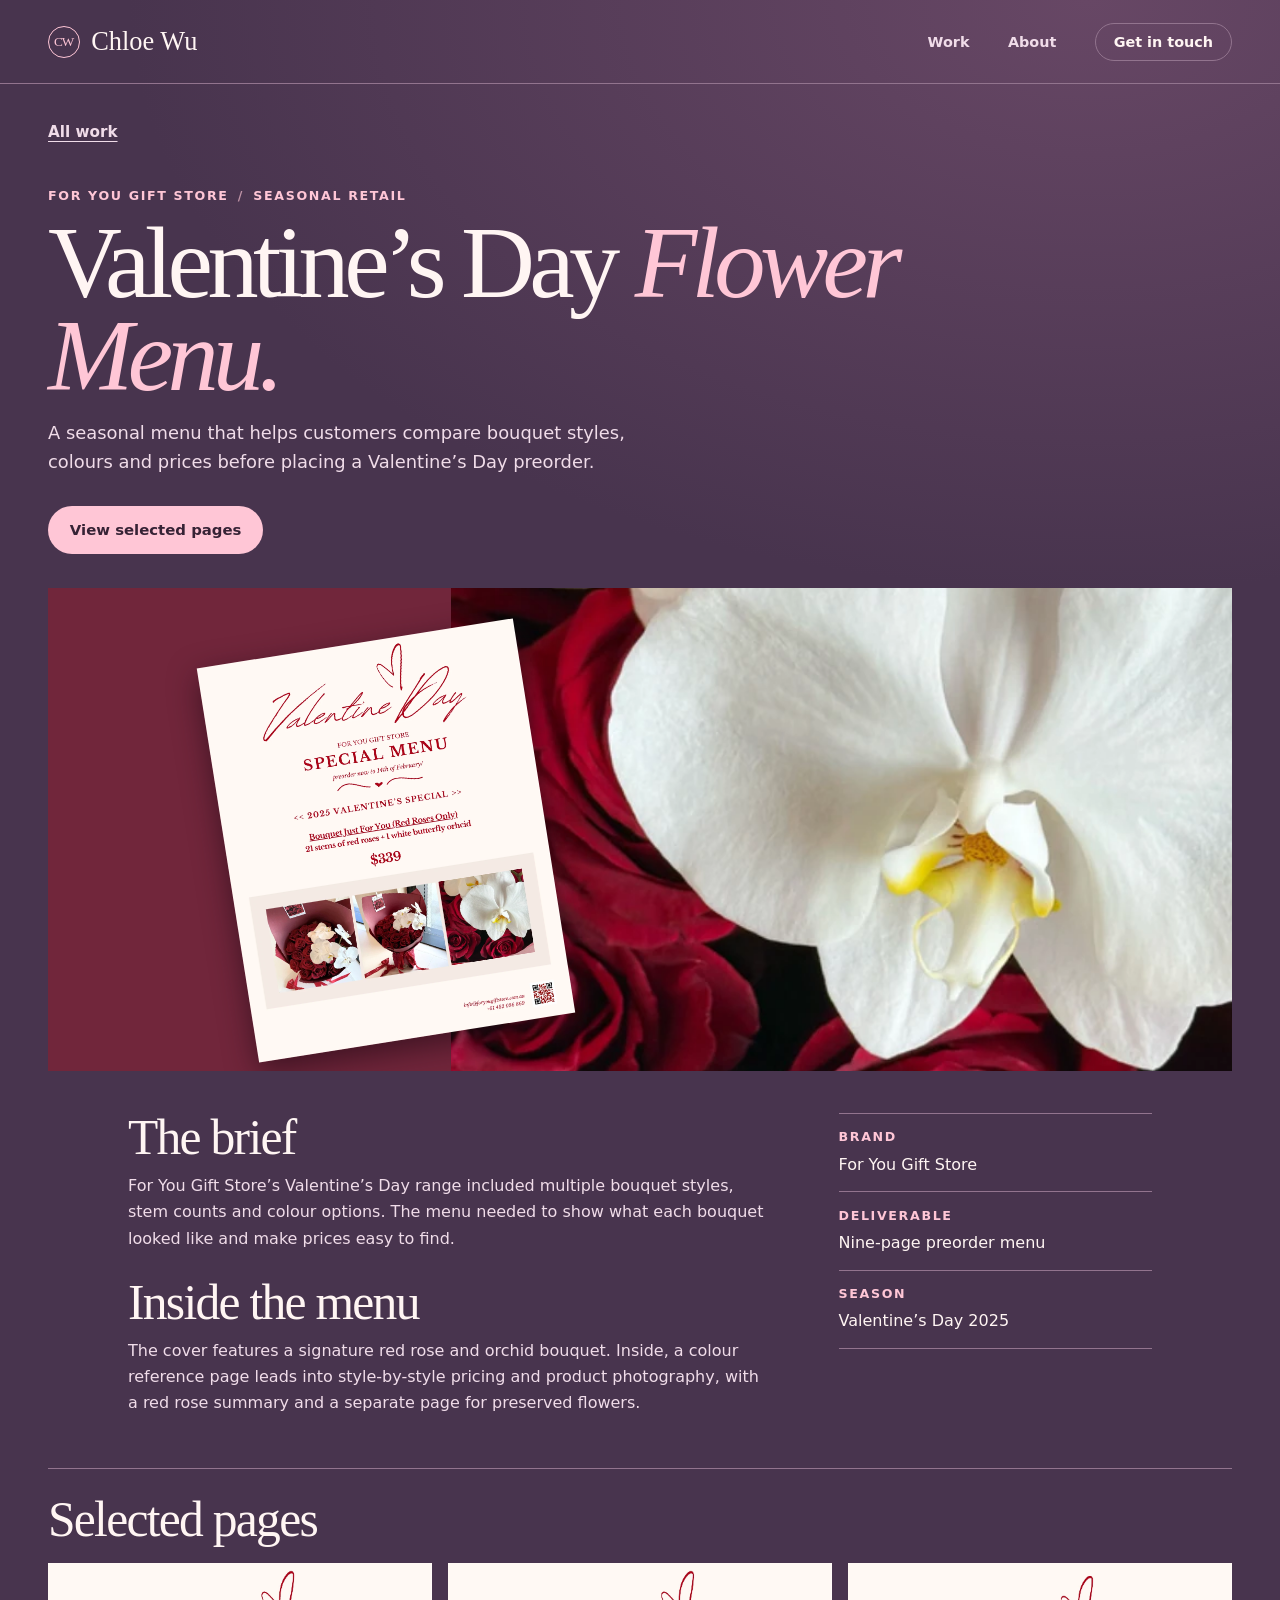
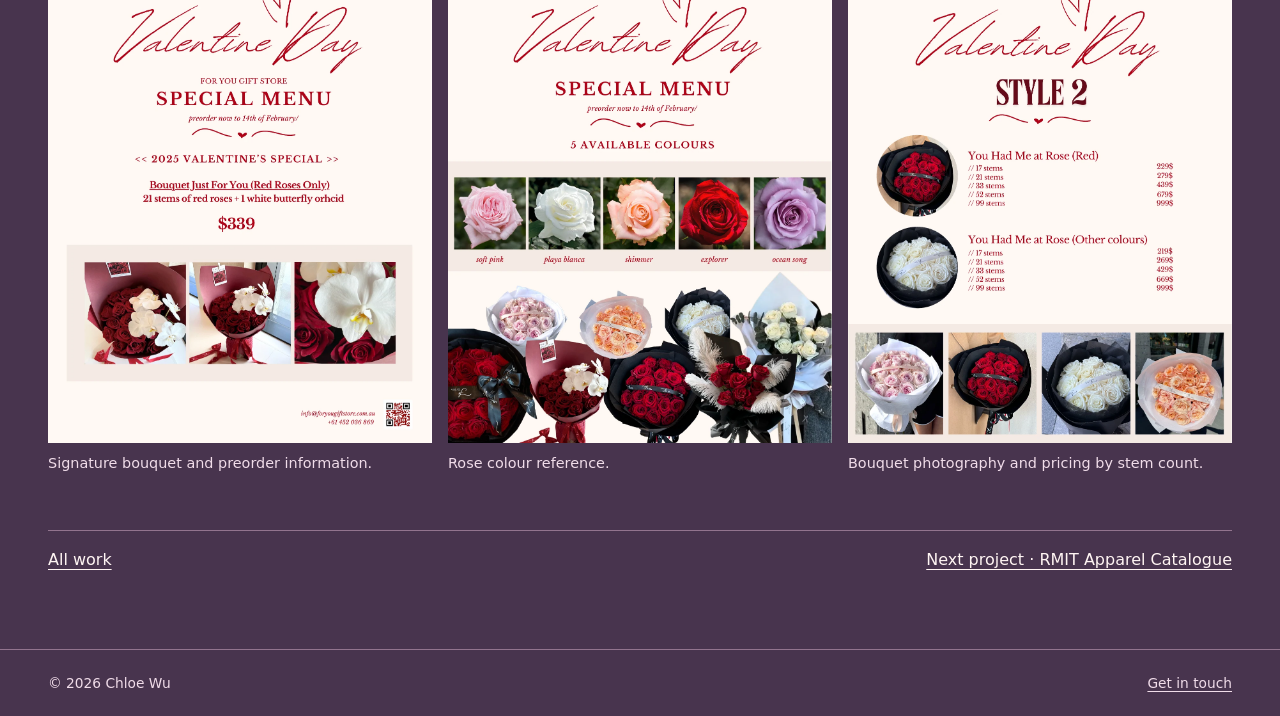
<file: valentines.html>
<!doctype html>
<html lang="en">
<head>
  <meta charset="utf-8">
  <meta name="viewport" content="width=device-width, initial-scale=1">
  <meta name="theme-color" content="#48344e">
  <meta name="description" content="A 2025 seasonal flower menu for For You Gift Store.">
  <title>Valentine’s Day Flower Menu | Chloe Wu</title>
  <link rel="icon" href="assets/icon.png">
  <link rel="stylesheet" href="styles.css?v=20261127-4">
</head>
<body>
  <a class="skip-link" href="#main">Skip to content</a>
  <header class="site-header">
    <div class="shell header-inner">
      <a class="wordmark" href="./" aria-label="Chloe Wu home"><span class="seal" aria-hidden="true">CW</span> Chloe Wu</a>
      <nav class="site-nav" aria-label="Main navigation">
        <a href="./#work">Work</a>
        <a href="./#about">About</a>
        <a class="nav-contact" href="./#contact">Get in touch</a>
      </nav>
    </div>
  </header>
  <main class="shell case-main" id="main">
    <a class="case-back text-link" href="./#work">All work</a>
    <header class="case-header">
      <p class="overline">For You Gift Store <span aria-hidden="true">/</span> Seasonal retail</p>
      <h1>Valentine’s Day <em>Flower Menu.</em></h1>
      <p class="intro">A seasonal menu that helps customers compare bouquet styles, colours and prices before placing a Valentine’s Day preorder.</p>
      <div class="case-actions">
        <a class="button button-primary" href="#valentine-samples">View selected pages</a>
      </div>
    </header>
    <div class="case-figure">
      <div class="project-art art-valentine">
        <img class="valentine-detail" src="assets/rose-detail.webp" alt="Red roses and white orchid detail">
        <img class="valentine-cover" src="assets/valentine-cover.webp" alt="The Valentine’s Day Special Menu cover">
      </div>
    </div>
    <div class="case-content">
      <div class="case-story">
        <section aria-labelledby="valentine-brief">
          <h2 id="valentine-brief">The brief</h2>
          <p>For You Gift Store’s Valentine’s Day range included multiple bouquet styles, stem counts and colour options. The menu needed to show what each bouquet looked like and make prices easy to find.</p>
        </section>
        <section aria-labelledby="valentine-menu">
          <h2 id="valentine-menu">Inside the menu</h2>
          <p>The cover features a signature red rose and orchid bouquet. Inside, a colour reference page leads into style-by-style pricing and product photography, with a red rose summary and a separate page for preserved flowers.</p>
        </section>
      </div>
      <dl class="case-facts">
        <div><dt class="overline">Brand</dt><dd>For You Gift Store</dd></div>
        <div><dt class="overline">Deliverable</dt><dd>Nine-page preorder menu</dd></div>
        <div><dt class="overline">Season</dt><dd>Valentine’s Day 2025</dd></div>
      </dl>
    </div>
    <section class="case-gallery" aria-labelledby="valentine-samples">
      <h2 id="valentine-samples">Selected pages</h2>
      <div class="gallery-grid">
        <figure><img src="assets/valentine-cover.webp" width="1201" height="1500" alt="Menu cover with three photos of the signature bouquet" loading="lazy"><figcaption>Signature bouquet and preorder information.</figcaption></figure>
        <figure><img src="assets/valentine-colours.webp" width="1201" height="1500" alt="Photographic guide to the five rose colours" loading="lazy"><figcaption>Rose colour reference.</figcaption></figure>
        <figure><img src="assets/valentine-bouquets.webp" width="1201" height="1500" alt="You Had Me at Rose bouquet choices and pricing by stem count" loading="lazy"><figcaption>Bouquet photography and pricing by stem count.</figcaption></figure>
      </div>
    </section>
    <nav class="case-bottom" aria-label="More projects">
      <a href="./#work">All work</a>
      <a href="catalogue.html">Next project · RMIT Apparel Catalogue</a>
    </nav>
  </main>
  <footer class="site-footer">
    <div class="shell footer-inner">
      <span>© 2026 Chloe Wu</span>
      <a href="./#contact">Get in touch</a>
    </div>
  </footer>
</body>
</html>
</file>
<file: styles.css>
:root {
  color-scheme: dark;
  --background: #48344e;
  --background-glow: #674765;
  --text: #fff5f3;
  --muted: #f0dce9;
  --accent: #ffc6d6;
  --line: #92748e;
  --paper: #faedf1;
  --ink: #362235;
  --serif: "Instrument Serif", "Baskerville", "Palatino Linotype", "Book Antiqua", Georgia, serif;
  --sans: "DM Sans", "Avenir Next", Avenir, system-ui, sans-serif;
  font-family: var(--sans);
  font-synthesis: none;
  scroll-behavior: smooth;
}

*, *::before, *::after { box-sizing: border-box; }
body {
  margin: 0;
  color: var(--text);
  background: var(--background) radial-gradient(ellipse 60rem 37rem at 85% 0%, var(--background-glow), transparent) no-repeat;
}
img { display: block; width: 100%; height: auto; }
a { color: inherit; text-underline-offset: .25em; }
a:focus-visible { outline: 2px solid currentColor; outline-offset: 5px; }
h1, h2, h3, p, dl, dd, figure { margin: 0; }
h1, h2, h3 { font-weight: 400; }
em { color: var(--accent); font-weight: 400; }
p { line-height: 1.65; }
.shell { width: min(100% - 6rem, 76rem); margin-inline: auto; }
.overline {
  color: var(--accent);
  font-size: .79rem;
  font-weight: 650;
  letter-spacing: .13em;
  line-height: 1.5;
  text-transform: uppercase;
}
.overline span { opacity: .65; margin-inline: .25em; }
.skip-link {
  position: fixed;
  z-index: 5;
  top: .6rem;
  left: .6rem;
  padding: .65rem 1rem;
  transform: translateY(-170%);
  background: var(--paper);
  color: var(--ink);
}
.skip-link:focus { transform: none; }

.site-header { border-bottom: 1px solid var(--line); }
.header-inner, .footer-inner {
  display: flex;
  align-items: center;
  justify-content: space-between;
  min-height: 5.2rem;
  gap: 1rem;
}
.wordmark {
  display: inline-flex;
  align-items: center;
  gap: .7rem;
  color: var(--text);
  white-space: nowrap;
  font-family: var(--serif);
  font-size: 1.65rem;
  text-decoration: none;
}
.seal {
  display: grid;
  width: 2rem;
  height: 2rem;
  place-items: center;
  border: 1px solid var(--accent);
  border-radius: 50%;
  color: var(--accent);
  font-size: .83rem;
  letter-spacing: -.09em;
  padding-right: .08em;
}
.site-nav { display: flex; align-items: center; gap: clamp(1rem, 3vw, 2.5rem); }
.site-nav a {
  padding-block: .65rem;
  color: var(--muted);
  white-space: nowrap;
  text-decoration: none;
  font-size: .9rem;
  font-weight: 550;
}
.site-nav a:hover, .site-nav a[aria-current] { color: var(--text); text-decoration: underline; }
.site-nav .nav-contact {
  padding: .63rem 1.12rem;
  border: 1px solid var(--line);
  border-radius: 2rem;
  color: var(--text);
}
.site-nav .nav-contact:hover { border-color: var(--accent); color: var(--accent); text-decoration: none; }

.hero {
  display: grid;
  grid-template-columns: 1.22fr 1fr;
  align-items: center;
  gap: clamp(1.25rem, 4.7vw, 4.5rem);
  padding-block: clamp(3.7rem, 7.2vw, 7rem) clamp(3.4rem, 6.4vw, 6rem);
}
.hero-location { margin-bottom: 1.5rem; }
.hero h1 {
  font-family: var(--serif);
  font-size: clamp(3.25rem, 7.3vw, 7rem);
  line-height: .9;
  letter-spacing: -.06em;
}
.hero h1 em { white-space: nowrap; }
.hero-copy .intro {
  max-width: 29rem;
  margin-top: 1.7rem;
  color: var(--muted);
  font-size: 1.05rem;
}
.hero-actions, .case-actions {
  display: flex;
  align-items: center;
  flex-wrap: wrap;
  gap: 1rem 1.45rem;
  margin-top: 1.85rem;
}
.button {
  display: inline-flex;
  align-items: center;
  justify-content: center;
  min-height: 3rem;
  padding: .72rem 1.3rem;
  border: 1px solid transparent;
  border-radius: 2rem;
  text-align: center;
  text-decoration: none;
  font-size: .93rem;
  font-weight: 700;
  transition: background-color .2s, border-color .2s;
}
.button-primary { color: var(--ink); background: var(--accent); }
.button-primary:hover { background: #ffdae3; }
.button-secondary { border-color: var(--line); color: var(--text); }
.button-secondary:hover { border-color: var(--accent); background: var(--background-glow); }
.text-link { display: inline-block; padding-block: .45rem; font-size: .95rem; font-weight: 600; }
.text-link:hover { color: var(--accent); }

.hero-art { position: relative; isolation: isolate; aspect-ratio: 1.12; }
.hero-art::before {
  position: absolute;
  inset: 2% 6% 10% 15%;
  z-index: -1;
  border: 1px solid var(--line);
  content: "";
}
.hero-flower {
  position: absolute;
  inset: 0 0 10% 22%;
  overflow: hidden;
  display: block;
  background: #6b203b;
}
.hero-flower img { height: 100%; object-fit: cover; transition: transform .45s; }
.hero-flower:hover img { transform: scale(1.04); }
.hero-postcard {
  position: absolute;
  left: 0;
  bottom: 8%;
  display: block;
  width: 34%;
  padding: 3%;
  transform: rotate(-9deg);
  background: #f2e8df;
  color: #392b38;
  box-shadow: 0 10px 36px #140b13aa;
  text-decoration: none;
  transition: transform .22s;
}
.hero-postcard:hover { transform: rotate(-5deg) translateY(-.25rem); }
.hero-postcard img { aspect-ratio: 1.13; object-fit: cover; object-position: 50% 42%; }
.hero-postcard span { display: block; padding-top: .5em; font-family: var(--serif); font-style: italic; font-size: clamp(.85rem, 2vw, 1.35rem); }
.hero-postcard span span { float: right; font-family: var(--sans); font-style: normal; font-size: .65em; }
.hero-caption { position: absolute; right: 0; bottom: 0; color: var(--muted); font-size: .68rem; }
.hero-sparkle { position: absolute; top: 7%; left: 4%; color: var(--accent); font-size: clamp(1.8rem, 4.2vw, 3.85rem); line-height: 1; }

.work { padding-bottom: clamp(3.6rem, 8vw, 7rem); border-top: 1px solid var(--line); scroll-margin-top: 1.25rem; }
.section-heading {
  display: flex;
  justify-content: space-between;
  align-items: baseline;
  gap: 1.25rem;
  padding-block: 2rem 1.8rem;
}
.section-heading h2, .about h2, .contact h2 {
  font-family: var(--serif);
  font-size: clamp(3.15rem, 6vw, 5.55rem);
  line-height: .99;
  letter-spacing: -.05em;
}
.section-heading > p { color: var(--muted); }
.project-grid { display: grid; grid-template-columns: repeat(2, minmax(0, 1fr)); gap: 2.8rem 1.5rem; }
.project { min-width: 0; }
.project-link {
  display: flex;
  flex-direction: column;
  height: 100%;
  border-bottom: 1px solid var(--line);
  text-decoration: none;
}
.project-art {
  position: relative;
  isolation: isolate;
  overflow: hidden;
  aspect-ratio: 1.68;
  background: #4c3845;
}
.project-art > img, .project-art > div { transition: transform .35s; }
.project-link:hover .project-art > :first-child { transform: scale(1.045) rotate(var(--art-tilt, 0deg)); }
.art-spring { background: #bac5c0; }
.spring-print {
  position: absolute;
  --art-tilt: -7deg;
  top: -6%;
  left: 12%;
  width: 36%;
  height: 113%;
  object-fit: cover;
  border: .45rem solid #f3eddb;
  transform: rotate(var(--art-tilt));
  box-shadow: 0 10px 24px #2f47494d;
}
.spring-print-copy {
  position: absolute;
  top: 16%;
  left: 50%;
  width: 43%;
  padding: 5% 4%;
  transform: rotate(6deg);
  background: #f2edd9;
  color: #253e57;
  font-family: var(--serif);
  font-size: clamp(1.25rem, 2.65vw, 2.45rem);
  line-height: 1.05;
  box-shadow: 0 10px 24px #2f47494d;
}
.spring-print-copy span {
  display: block;
  margin-top: 1.2rem;
  font: 650 .64rem var(--sans);
  letter-spacing: .125em;
  text-transform: uppercase;
}
.art-valentine { background: #71263b; }
.valentine-detail { position: absolute; inset: 0 0 0 auto; width: 66%; height: 100%; object-fit: cover; }
.valentine-cover {
  position: absolute;
  top: 11%;
  left: 11%;
  width: 40%;
  transform: rotate(-9deg);
  box-shadow: 0 10px 30px #260b16aa;
}
.art-catalogue { background: #9b7e68; }
.catalogue-cover, .catalogue-inside {
  position: absolute;
  width: 44%;
  box-shadow: 0 11px 24px #33231570;
}
.catalogue-cover { --art-tilt: -9deg; left: 11%; top: 11%; z-index: 1; transform: rotate(var(--art-tilt)); }
.catalogue-inside { left: 46%; top: 5%; transform: rotate(10deg); }
.art-meshy {
  --meshy-lime: #c5f955;
  background: #181818;
}
.meshy-artwork {
  position: absolute;
  inset: 0;
  height: 100%;
  object-fit: cover;
  object-position: 63% bottom;
}
.art-meshy::after {
  position: absolute;
  inset: 0;
  z-index: 1;
  background: linear-gradient(90deg, #141517f2 0%, #141517c9 28%, #14151700 69%);
  content: "";
  pointer-events: none;
}
.meshy-poster {
  position: relative;
  z-index: 2;
  display: grid;
  align-content: center;
  justify-items: start;
  gap: clamp(.65rem, 1.5vw, 1.35rem);
  height: 100%;
  padding: 5% 7%;
}
.meshy-wordmark { width: clamp(5.5rem, 10vw, 8rem); }
.meshy-poster-title {
  color: var(--meshy-lime);
  font: 400 clamp(2.65rem, 5.2vw, 5rem)/.88 var(--serif);
  letter-spacing: -.06em;
}
.meshy-poster .overline {
  padding: .46em .72em;
  border: 1px solid #c5f95580;
  background: #161a14;
  color: var(--meshy-lime);
}
.project-copy { display: grid; grid-template-rows: auto auto 1fr auto; flex: 1; align-items: start; gap: .44rem; padding-block: 1.1rem 1.25rem; }
.project-copy h3 { font-family: var(--serif); font-size: clamp(1.85rem, 3vw, 2.75rem); line-height: 1.02; letter-spacing: -.035em; }
.project-copy > p:not(.overline) { color: var(--muted); }
.project-action { justify-self: start; margin-top: .45rem; font-size: .88rem; font-weight: 650; color: var(--accent); text-decoration: underline; text-underline-offset: .23em; }
.project-link:hover .project-action { color: var(--text); }

.about { background: var(--paper); color: var(--ink); }
.about-inner {
  display: grid;
  grid-template-columns: minmax(0, 1.3fr) minmax(0, 1fr);
  gap: 2rem clamp(2rem, 8vw, 8rem);
  padding-block: clamp(3.4rem, 8vw, 7rem);
}
.about .overline, .about em, .about .text-link:hover { color: #7c3452; }
.about h2 { margin-block: .55rem 1.3rem; }
.about p + p { margin-top: .8rem; }
.about .about-lede { font-size: 1.24rem; max-width: 30rem; }
.about-portrait {
  grid-area: 1 / 2 / span 2;
  align-self: center;
  justify-self: center;
  width: min(100%, 24rem);
  border: 1px solid #cbb4bd;
  box-shadow: .55rem .55rem 0 #e2cbd1;
}
.experience { grid-column: 1; }
.experience h3 { font-family: var(--serif); font-size: 2.2rem; margin-bottom: .65rem; }
.experience dl { border-top: 1px solid #cbb4bd; }
.experience dl div { display: flex; justify-content: space-between; align-items: baseline; gap: .8rem; padding: .75rem 0; border-bottom: 1px solid #cbb4bd; }
.experience dt { font-weight: 700; }
.experience dd { text-align: right; color: #624b58; }
.experience .text-link { margin-top: .75rem; }

.contact { display: flex; align-items: center; justify-content: space-between; flex-wrap: wrap; gap: 1.4rem; padding-block: clamp(3.3rem, 7vw, 6rem); }
.contact h2 { margin-block: .5rem .7rem; }
.contact p:last-child { color: var(--muted); }
.email-button { overflow-wrap: anywhere; }
.site-footer { border-top: 1px solid var(--line); }
.footer-inner { min-height: 4.1rem; color: var(--muted); font-size: .86rem; }
.footer-inner a:hover { color: var(--text); }

.case-main { padding-block: 2rem 5rem; }
.case-back { color: var(--muted); }
.case-header { padding-block: 2.4rem 2.1rem; }
.case-header h1 {
  max-width: 66rem;
  margin-block: .72rem 1rem;
  font: 400 clamp(3.25rem, 8vw, 7.3rem)/.9 var(--serif);
  letter-spacing: -.055em;
}
.case-header .intro { max-width: 40rem; color: var(--muted); font-size: 1.12rem; }
.case-figure { margin-bottom: 2.6rem; }
.case-figure > .project-art { aspect-ratio: 2.45; }
.case-figure .spring-print { width: 26%; left: 19%; }
.case-figure .spring-print-copy { width: 33%; }
.case-figure .valentine-cover { width: 27%; left: 15%; }
.case-figure .catalogue-cover, .case-figure .catalogue-inside { width: 26%; }
.case-figure .catalogue-cover { left: 23%; }
.case-figure .catalogue-inside { left: 48%; }
.gdc-hero .meshy-poster-title { font-size: clamp(3.25rem, 8.4vw, 8rem); }
.gdc-hero .meshy-wordmark { width: clamp(6rem, 13vw, 10rem); }
.case-content {
  display: grid;
  grid-template-columns: minmax(0, 1.65fr) minmax(0, .8fr);
  gap: 2.1rem 4rem;
  max-width: 64rem;
  margin: 0 auto 3.2rem;
}
.case-story section + section { margin-top: 1.6rem; }
.case-story h2, .case-gallery h2, .resume-content h2 {
  margin-bottom: .65rem;
  font: 400 clamp(1.85rem, 4vw, 3.1rem)/1 var(--serif);
  letter-spacing: -.035em;
}
.case-story p { color: var(--muted); max-width: 40rem; }
.case-facts { align-self: start; border-top: 1px solid var(--line); }
.case-facts div { padding-block: .9rem; border-bottom: 1px solid var(--line); }
.case-facts dt { margin-bottom: .35rem; }
.case-facts dd { line-height: 1.5; }
.case-gallery { margin-top: 3rem; padding-top: 1.6rem; border-top: 1px solid var(--line); }
.gallery-grid { display: grid; grid-template-columns: repeat(3, minmax(0, 1fr)); gap: 1rem; margin-top: 1.2rem; }
.gallery-grid figure { min-width: 0; }
.gallery-grid img { background: var(--paper); }
.gallery-grid figcaption { margin-top: .6rem; color: var(--muted); font-size: .9rem; line-height: 1.5; }
.gallery-grid.spring-gallery { grid-template-columns: repeat(2, minmax(0, 1fr)); }
.spring-gallery img { aspect-ratio: 3 / 2; object-fit: cover; }
.gdc-caption { margin-top: .65rem; color: var(--muted); font-size: .875rem; line-height: 1.55; }
.gdc-caption strong { color: var(--text); }
.gdc-caption a:hover { color: var(--accent); }
.gdc-gallery-grid, .gdc-recap {
  display: grid;
  grid-template-columns: repeat(2, minmax(0, 1fr));
  gap: 1.4rem;
  margin-top: 1.3rem;
}
.gdc-gallery-grid img {
  aspect-ratio: 3 / 2;
  object-fit: contain;
  background: #181818;
}
.gdc-recap {
  align-items: center;
  margin-top: 2.6rem;
  padding-top: 1.6rem;
  gap: clamp(1.4rem, 5vw, 4.5rem);
  border-top: 1px solid var(--line);
}
.gdc-recap h3 {
  margin-bottom: .7rem;
  font: 400 clamp(1.85rem, 4vw, 3rem)/1 var(--serif);
  letter-spacing: -.035em;
}
.gdc-recap .text-link { margin-top: .5rem; }
.case-bottom { display: flex; flex-wrap: wrap; justify-content: space-between; gap: .7rem 2rem; margin-top: 3.5rem; padding-top: 1.2rem; border-top: 1px solid var(--line); }
.case-bottom a:hover, .case-back:hover { color: var(--accent); }

.resume-content { max-width: 54rem; }
.resume-content > section { margin-block: 1.8rem; padding-top: 1.25rem; border-top: 1px solid var(--line); }
.resume-content article + article { margin-top: 1.35rem; }
.resume-content h3 { font-size: 1.1rem; font-weight: 650; }
.resume-content p { max-width: 46rem; color: var(--muted); }
.resume-content .overline { margin-block: .2rem .35rem; color: var(--accent); }
.resume-content section > p + p { margin-top: .6rem; }

@media (max-width: 60rem) {
  .shell { width: calc(100% - 4rem); }
  .hero { gap: 1.5rem; }
  .hero h1 { font-size: clamp(3.35rem, 7.5vw, 5.3rem); }
}
@media (max-width: 44rem) {
  .shell { width: calc(100% - 2.5rem); }
  .header-inner { min-height: 4.4rem; }
  .hero { grid-template-columns: 1fr; gap: 2.25rem; padding-block: 3.3rem 2.7rem; }
  .hero h1 { font-size: clamp(3.25rem, 11.4vw, 5.5rem); }
  .hero-copy .intro { margin-top: 1.15rem; }
  .hero-art { width: min(100%, 30rem); justify-self: center; }
  .section-heading { display: block; padding-block: 1.55rem 1.3rem; }
  .section-heading p { margin-top: .55rem; }
  .project-grid, .about-inner, .case-content { grid-template-columns: 1fr; }
  .about-portrait { grid-area: auto; width: min(100%, 19rem); }
  .project-grid { gap: 2.2rem; }
  .spring-print-copy { font-size: clamp(1.3rem, 4.5vw, 2.4rem); }
  .case-main { padding-top: 1.25rem; }
  .case-header { padding-block: 1.5rem; }
  .case-figure { margin-bottom: 1.8rem; }
  .case-figure > .project-art { aspect-ratio: 1.65; }
  .case-figure .spring-print { width: 35%; left: 12%; }
  .case-figure .spring-print-copy { width: 43%; }
  .case-figure .valentine-cover { width: 40%; left: 11%; }
  .case-figure .catalogue-cover, .case-figure .catalogue-inside { width: 39%; }
  .case-figure .catalogue-cover { left: 15%; }
  .gallery-grid, .gallery-grid.spring-gallery { grid-template-columns: 1fr; }
  .gallery-grid img { max-width: 34rem; }
  .gdc-gallery-grid, .gdc-recap { grid-template-columns: 1fr; }
}
@media (max-width: 25rem) {
  .shell { width: calc(100% - 1.8rem); }
  .site-nav { gap: .65rem; }
  .site-nav .nav-contact { border: 0; padding-inline: 0; }
  .wordmark { font-size: 1.32rem; gap: .42rem; }
  .seal { width: 1.65rem; height: 1.65rem; font-size: .73rem; }
  .site-nav a { font-size: .85rem; }
  .hero h1 { font-size: clamp(2.8rem, 12.5vw, 3.45rem); }
  .hero-caption { letter-spacing: .075em; }
}
@media (prefers-reduced-motion: reduce) {
  *, *::before, *::after { scroll-behavior: auto !important; transition: none !important; }
}
</file>
